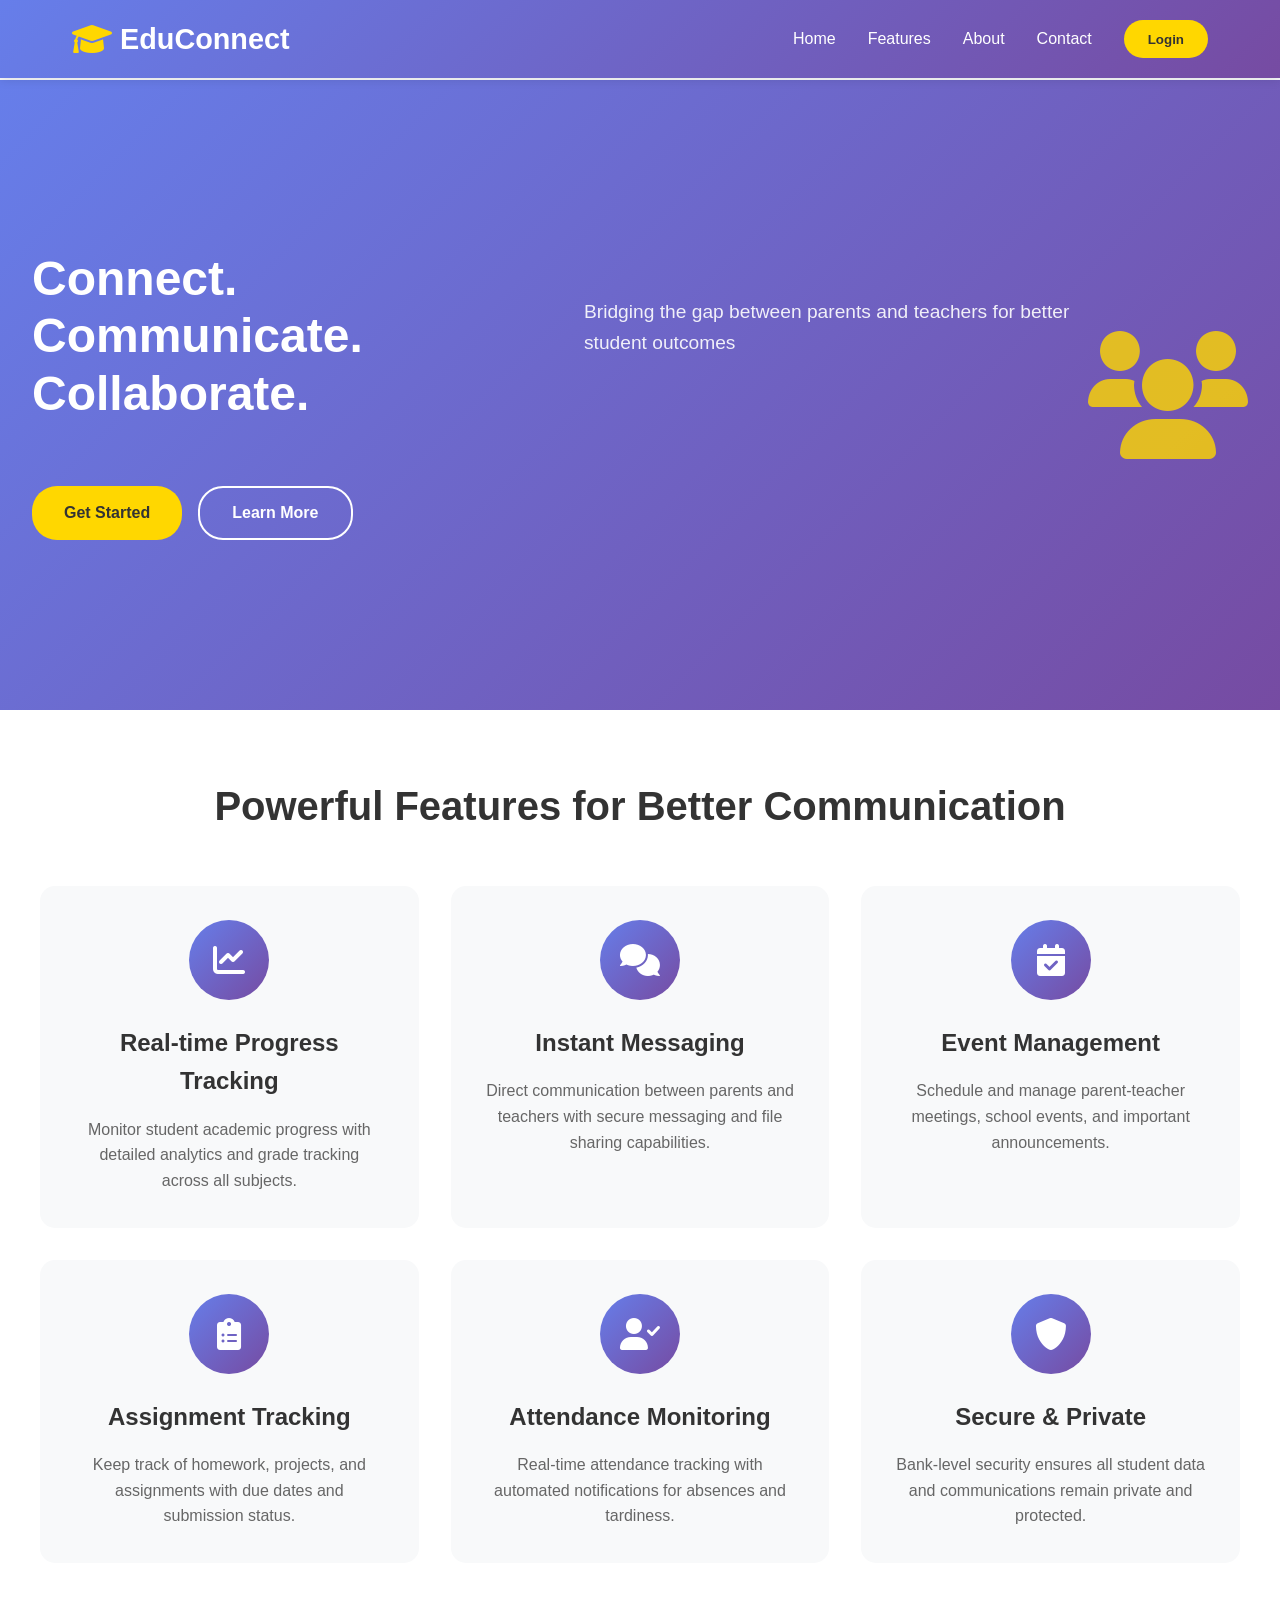
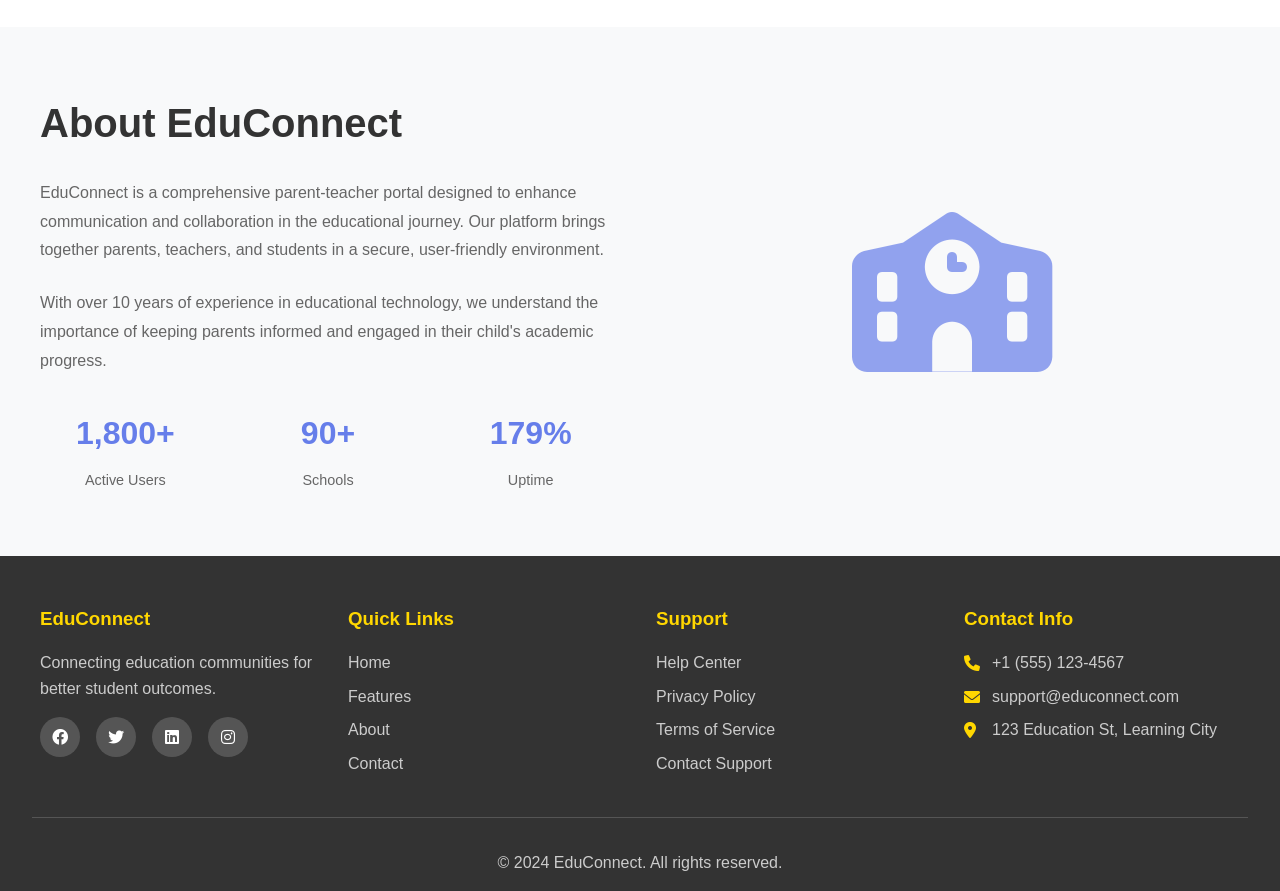
<file: index.html>
<!DOCTYPE html>
<html lang="en">
<head>
    <meta charset="UTF-8">
    <meta name="viewport" content="width=device-width, initial-scale=1.0">
    <title>Parent-Teacher Portal | EduConnect</title>
    <link rel="stylesheet" href="style.css">
    <link href="https://cdnjs.cloudflare.com/ajax/libs/font-awesome/6.0.0/css/all.min.css" rel="stylesheet">
</head>
<body>
    <!-- Login Modal -->
    <div id="loginModal" class="modal">
        <div class="modal-content">
            <span class="close">&times;</span>
            <div class="login-container">
                <h2>Login to EduConnect</h2>
                <div class="login-tabs">
                    <button class="tab-btn active" onclick="showTab('parent')">Parent Login</button>
                    <button class="tab-btn" onclick="showTab('teacher')">Teacher Login</button>
                </div>
                
                <form id="parentLogin" class="login-form active">
                    <div class="input-group">
                        <i class="fas fa-user"></i>
                        <input type="text" placeholder="Parent ID / Email" required>
                    </div>
                    <div class="input-group">
                        <i class="fas fa-lock"></i>
                        <input type="password" placeholder="Password" required>
                    </div>
                    <button type="submit" class="login-btn">Login as Parent</button>
                </form>
                
                <form id="teacherLogin" class="login-form">
                    <div class="input-group">
                        <i class="fas fa-chalkboard-teacher"></i>
                        <input type="text" placeholder="Teacher ID / Email" required>
                    </div>
                    <div class="input-group">
                        <i class="fas fa-lock"></i>
                        <input type="password" placeholder="Password" required>
                    </div>
                    <button type="submit" class="login-btn">Login as Teacher</button>
                </form>
                
                <div class="login-footer">
                    <a href="#" class="forgot-password">Forgot Password?</a>
                    <p>Need help? <a href="#contact">Contact Support</a></p>
                </div>
            </div>
        </div>
    </div>

    <!-- Header -->
    <header>
        <div class="header-content">
            <div class="logo-section">
                <i class="fas fa-graduation-cap logo-icon"></i>
                <h1 class="logo-text">EduConnect</h1>
            </div>
            <nav class="main-nav">
                <a href="#home">Home</a>
                <a href="#features">Features</a>
                <a href="#about">About</a>
                <a href="#contact">Contact</a>
                <button class="login-trigger">Login</button>
            </nav>
        </div>
    </header>

    <!-- Dashboard (Hidden by default) -->
    <div id="dashboard" class="dashboard hidden">
        <div class="dashboard-header">
            <h2 id="welcomeMessage">Welcome to Your Dashboard</h2>
            <button class="logout-btn" onclick="logout()">
                <i class="fas fa-sign-out-alt"></i> Logout
            </button>
        </div>
        
        <div class="dashboard-content">
            <!-- Parent Dashboard -->
            <div id="parentDashboard" class="dashboard-section">
                <div class="dashboard-grid">
                    <div class="dashboard-card">
                        <div class="card-header">
                            <i class="fas fa-chart-line"></i>
                            <h3>Academic Progress</h3>
                        </div>
                        <div class="card-content">
                            <div class="progress-item">
                                <span>Mathematics</span>
                                <div class="progress-bar">
                                    <div class="progress-fill" style="width: 85%"></div>
                                </div>
                                <span class="grade">A-</span>
                            </div>
                            <div class="progress-item">
                                <span>Science</span>
                                <div class="progress-bar">
                                    <div class="progress-fill" style="width: 92%"></div>
                                </div>
                                <span class="grade">A</span>
                            </div>
                            <div class="progress-item">
                                <span>English</span>
                                <div class="progress-bar">
                                    <div class="progress-fill" style="width: 78%"></div>
                                </div>
                                <span class="grade">B+</span>
                            </div>
                        </div>
                    </div>
                    
                    <div class="dashboard-card">
                        <div class="card-header">
                            <i class="fas fa-calendar-alt"></i>
                            <h3>Upcoming Events</h3>
                        </div>
                        <div class="card-content">
                            <div class="event-item">
                                <div class="event-date">Dec 15</div>
                                <div class="event-info">
                                    <h4>Parent-Teacher Conference</h4>
                                    <p>Mathematics Department</p>
                                </div>
                            </div>
                            <div class="event-item">
                                <div class="event-date">Dec 20</div>
                                <div class="event-info">
                                    <h4>Science Fair</h4>
                                    <p>School Auditorium</p>
                                </div>
                            </div>
                        </div>
                    </div>
                    
                    <div class="dashboard-card">
                        <div class="card-header">
                            <i class="fas fa-comments"></i>
                            <h3>Messages</h3>
                        </div>
                        <div class="card-content">
                            <div class="message-item">
                                <div class="message-sender">Ms. Johnson</div>
                                <div class="message-preview">Great progress in mathematics this week...</div>
                                <div class="message-time">2 hours ago</div>
                            </div>
                            <div class="message-item">
                                <div class="message-sender">Mr. Smith</div>
                                <div class="message-preview">Science project submission reminder...</div>
                                <div class="message-time">1 day ago</div>
                            </div>
                        </div>
                    </div>
                    
                    <div class="dashboard-card">
                        <div class="card-header">
                            <i class="fas fa-clipboard-check"></i>
                            <h3>Attendance</h3>
                        </div>
                        <div class="card-content">
                            <div class="attendance-stats">
                                <div class="stat-item">
                                    <span class="stat-number">96%</span>
                                    <span class="stat-label">This Month</span>
                                </div>
                                <div class="stat-item">
                                    <span class="stat-number">18/19</span>
                                    <span class="stat-label">Days Present</span>
                                </div>
                            </div>
                        </div>
                    </div>
                </div>
            </div>
            
            <!-- Teacher Dashboard -->
            <div id="teacherDashboard" class="dashboard-section">
                <div class="dashboard-grid">
                    <div class="dashboard-card">
                        <div class="card-header">
                            <i class="fas fa-users"></i>
                            <h3>My Classes</h3>
                        </div>
                        <div class="card-content">
                            <div class="class-item">
                                <span class="class-name">Mathematics Grade 10A</span>
                                <span class="student-count">28 students</span>
                            </div>
                            <div class="class-item">
                                <span class="class-name">Mathematics Grade 10B</span>
                                <span class="student-count">26 students</span>
                            </div>
                            <div class="class-item">
                                <span class="class-name">Advanced Algebra</span>
                                <span class="student-count">15 students</span>
                            </div>
                        </div>
                    </div>
                    
                    <div class="dashboard-card">
                        <div class="card-header">
                            <i class="fas fa-tasks"></i>
                            <h3>Assignments to Grade</h3>
                        </div>
                        <div class="card-content">
                            <div class="assignment-item">
                                <span class="assignment-name">Algebra Quiz #3</span>
                                <span class="pending-count">12 pending</span>
                            </div>
                            <div class="assignment-item">
                                <span class="assignment-name">Geometry Project</span>
                                <span class="pending-count">8 pending</span>
                            </div>
                        </div>
                    </div>
                    
                    <div class="dashboard-card">
                        <div class="card-header">
                            <i class="fas fa-bell"></i>
                            <h3>Notifications</h3>
                        </div>
                        <div class="card-content">
                            <div class="notification-item">
                                <span class="notification-text">Parent meeting scheduled for tomorrow</span>
                                <span class="notification-time">30 min ago</span>
                            </div>
                            <div class="notification-item">
                                <span class="notification-text">New assignment submission received</span>
                                <span class="notification-time">2 hours ago</span>
                            </div>
                        </div>
                    </div>
                    
                    <div class="dashboard-card">
                        <div class="card-header">
                            <i class="fas fa-chart-bar"></i>
                            <h3>Class Performance</h3>
                        </div>
                        <div class="card-content">
                            <div class="performance-stats">
                                <div class="stat-item">
                                    <span class="stat-number">87%</span>
                                    <span class="stat-label">Average Grade</span>
                                </div>
                                <div class="stat-item">
                                    <span class="stat-number">94%</span>
                                    <span class="stat-label">Attendance Rate</span>
                                </div>
                            </div>
                        </div>
                    </div>
                </div>
            </div>
        </div>
    </div>

    <!-- Main Content -->
    <main id="mainContent">
        <!-- Hero Section -->
        <section class="hero" id="home">
            <div class="hero-content">
                <h1>Connect. Communicate. Collaborate.</h1>
                <p>Bridging the gap between parents and teachers for better student outcomes</p>
                <div class="hero-buttons">
                    <button class="cta-button login-trigger">Get Started</button>
                    <button class="cta-button secondary" onclick="scrollToSection('features')">Learn More</button>
                </div>
            </div>
            <div class="hero-image">
                <i class="fas fa-users hero-icon"></i>
            </div>
        </section>

        <!-- Features Section -->
        <section class="features" id="features">
            <h2>Powerful Features for Better Communication</h2>
            <div class="features-grid">
                <div class="feature-card">
                    <div class="feature-icon">
                        <i class="fas fa-chart-line"></i>
                    </div>
                    <h3>Real-time Progress Tracking</h3>
                    <p>Monitor student academic progress with detailed analytics and grade tracking across all subjects.</p>
                </div>
                
                <div class="feature-card">
                    <div class="feature-icon">
                        <i class="fas fa-comments"></i>
                    </div>
                    <h3>Instant Messaging</h3>
                    <p>Direct communication between parents and teachers with secure messaging and file sharing capabilities.</p>
                </div>
                
                <div class="feature-card">
                    <div class="feature-icon">
                        <i class="fas fa-calendar-check"></i>
                    </div>
                    <h3>Event Management</h3>
                    <p>Schedule and manage parent-teacher meetings, school events, and important announcements.</p>
                </div>
                
                <div class="feature-card">
                    <div class="feature-icon">
                        <i class="fas fa-clipboard-list"></i>
                    </div>
                    <h3>Assignment Tracking</h3>
                    <p>Keep track of homework, projects, and assignments with due dates and submission status.</p>
                </div>
                
                <div class="feature-card">
                    <div class="feature-icon">
                        <i class="fas fa-user-check"></i>
                    </div>
                    <h3>Attendance Monitoring</h3>
                    <p>Real-time attendance tracking with automated notifications for absences and tardiness.</p>
                </div>
                
                <div class="feature-card">
                    <div class="feature-icon">
                        <i class="fas fa-shield-alt"></i>
                    </div>
                    <h3>Secure & Private</h3>
                    <p>Bank-level security ensures all student data and communications remain private and protected.</p>
                </div>
            </div>
        </section>

        <!-- About Section -->
        <section class="about" id="about">
            <div class="about-content">
                <div class="about-text">
                    <h2>About EduConnect</h2>
                    <p>EduConnect is a comprehensive parent-teacher portal designed to enhance communication and collaboration in the educational journey. Our platform brings together parents, teachers, and students in a secure, user-friendly environment.</p>
                    <p>With over 10 years of experience in educational technology, we understand the importance of keeping parents informed and engaged in their child's academic progress.</p>
                    <div class="stats">
                        <div class="stat">
                            <span class="stat-number">10,000+</span>
                            <span class="stat-label">Active Users</span>
                        </div>
                        <div class="stat">
                            <span class="stat-number">500+</span>
                            <span class="stat-label">Schools</span>
                        </div>
                        <div class="stat">
                            <span class="stat-number">99.9%</span>
                            <span class="stat-label">Uptime</span>
                        </div>
                    </div>
                </div>
                <div class="about-image">
                    <i class="fas fa-school about-icon"></i>
                </div>
            </div>
        </section>
    </main>

    <!-- Footer -->
    <footer id="contact">
        <div class="footer-content">
            <div class="footer-section">
                <h3>EduConnect</h3>
                <p>Connecting education communities for better student outcomes.</p>
                <div class="social-links">
                    <a href="#"><i class="fab fa-facebook"></i></a>
                    <a href="#"><i class="fab fa-twitter"></i></a>
                    <a href="#"><i class="fab fa-linkedin"></i></a>
                    <a href="#"><i class="fab fa-instagram"></i></a>
                </div>
            </div>
            
            <div class="footer-section">
                <h3>Quick Links</h3>
                <ul>
                    <li><a href="#home">Home</a></li>
                    <li><a href="#features">Features</a></li>
                    <li><a href="#about">About</a></li>
                    <li><a href="#contact">Contact</a></li>
                </ul>
            </div>
            
            <div class="footer-section">
                <h3>Support</h3>
                <ul>
                    <li><a href="#">Help Center</a></li>
                    <li><a href="#">Privacy Policy</a></li>
                    <li><a href="#">Terms of Service</a></li>
                    <li><a href="#">Contact Support</a></li>
                </ul>
            </div>
            
            <div class="footer-section">
                <h3>Contact Info</h3>
                <div class="contact-info">
                    <p><i class="fas fa-phone"></i> +1 (555) 123-4567</p>
                    <p><i class="fas fa-envelope"></i> support@educonnect.com</p>
                    <p><i class="fas fa-map-marker-alt"></i> 123 Education St, Learning City</p>
                </div>
            </div>
        </div>
        
        <div class="footer-bottom">
            <p>&copy; 2024 EduConnect. All rights reserved.</p>
        </div>
    </footer>

    <script src="script.js"></script>
</body>
</html>
</file>
<file: style.css>
/* Reset and Base Styles */
* {
    margin: 0;
    padding: 0;
    box-sizing: border-box;
}

body {
    font-family: 'Segoe UI', Tahoma, Geneva, Verdana, sans-serif;
    line-height: 1.6;
    color: #333;
    background-color: #f8f9fa;
}

/* Header Styles */
header {
    background: linear-gradient(135deg, #667eea 0%, #764ba2 100%);
    color: white;
    padding: 1rem 0;
    position: fixed;
    top: 0;
    left: 0;
    right: 0;
    z-index: 1000;
    box-shadow: 0 2px 10px rgba(0,0,0,0.1);
}

.header-content {
    max-width: 1200px;
    margin: 0 auto;
    display: flex;
    justify-content: space-between;
    align-items: center;
    padding: 0 2rem;
}

.logo-section {
    display: flex;
    align-items: center;
    gap: 0.5rem;
}

.logo-icon {
    font-size: 2rem;
    color: #ffd700;
}

.logo-text {
    font-size: 1.8rem;
    font-weight: 700;
    margin: 0;
}

.main-nav {
    display: flex;
    align-items: center;
    gap: 2rem;
}

.main-nav a {
    color: white;
    text-decoration: none;
    font-weight: 500;
    transition: color 0.3s ease;
}

.main-nav a:hover {
    color: #ffd700;
}

.login-trigger {
    background: #ffd700;
    color: #333;
    border: none;
    padding: 0.7rem 1.5rem;
    border-radius: 25px;
    font-weight: 600;
    cursor: pointer;
    transition: all 0.3s ease;
}

.login-trigger:hover {
    background: #ffed4a;
    transform: translateY(-2px);
}

/* Modal Styles */
.modal {
    display: none;
    position: fixed;
    z-index: 2000;
    left: 0;
    top: 0;
    width: 100%;
    height: 100%;
    background-color: rgba(0,0,0,0.5);
    backdrop-filter: blur(5px);
}

.modal-content {
    background-color: white;
    margin: 5% auto;
    padding: 0;
    border-radius: 15px;
    width: 90%;
    max-width: 450px;
    position: relative;
    animation: modalSlideIn 0.3s ease;
}

@keyframes modalSlideIn {
    from { opacity: 0; transform: translateY(-50px); }
    to { opacity: 1; transform: translateY(0); }
}

.close {
    position: absolute;
    right: 20px;
    top: 20px;
    font-size: 28px;
    font-weight: bold;
    cursor: pointer;
    color: #999;
    transition: color 0.3s ease;
}

.close:hover {
    color: #333;
}

.login-container {
    padding: 2rem;
}

.login-container h2 {
    text-align: center;
    margin-bottom: 1.5rem;
    color: #333;
}

.login-tabs {
    display: flex;
    margin-bottom: 2rem;
    border-radius: 8px;
    overflow: hidden;
    border: 1px solid #e0e0e0;
}

.tab-btn {
    flex: 1;
    padding: 0.75rem;
    border: none;
    background: #f8f9fa;
    color: #666;
    cursor: pointer;
    transition: all 0.3s ease;
}

.tab-btn.active {
    background: #667eea;
    color: white;
}

.login-form {
    display: none;
}

.login-form.active {
    display: block;
}

.input-group {
    position: relative;
    margin-bottom: 1.5rem;
}

.input-group i {
    position: absolute;
    left: 15px;
    top: 50%;
    transform: translateY(-50%);
    color: #666;
}

.input-group input {
    width: 100%;
    padding: 0.75rem 0.75rem 0.75rem 2.5rem;
    border: 2px solid #e0e0e0;
    border-radius: 8px;
    font-size: 1rem;
    transition: border-color 0.3s ease;
}

.input-group input:focus {
    outline: none;
    border-color: #667eea;
}

.login-btn {
    width: 100%;
    padding: 0.75rem;
    background: linear-gradient(135deg, #667eea 0%, #764ba2 100%);
    color: white;
    border: none;
    border-radius: 8px;
    font-size: 1rem;
    font-weight: 600;
    cursor: pointer;
    transition: transform 0.3s ease;
}

.login-btn:hover {
    transform: translateY(-2px);
}

.login-footer {
    text-align: center;
    margin-top: 1.5rem;
    padding-top: 1.5rem;
    border-top: 1px solid #e0e0e0;
}

.forgot-password {
    color: #667eea;
    text-decoration: none;
}

.forgot-password:hover {
    text-decoration: underline;
}

/* Dashboard Styles */
.dashboard {
    margin-top: 80px;
    padding: 2rem;
    min-height: calc(100vh - 80px);
}

.dashboard.hidden {
    display: none;
}

.dashboard-header {
    display: flex;
    justify-content: space-between;
    align-items: center;
    margin-bottom: 2rem;
    padding: 1.5rem;
    background: white;
    border-radius: 15px;
    box-shadow: 0 2px 10px rgba(0,0,0,0.1);
}

.dashboard-header h2 {
    color: #333;
    margin: 0;
}

.logout-btn {
    background: #dc3545;
    color: white;
    border: none;
    padding: 0.5rem 1rem;
    border-radius: 8px;
    cursor: pointer;
    display: flex;
    align-items: center;
    gap: 0.5rem;
    transition: background 0.3s ease;
}

.logout-btn:hover {
    background: #c82333;
}

.dashboard-grid {
    display: grid;
    grid-template-columns: repeat(auto-fit, minmax(300px, 1fr));
    gap: 1.5rem;
    max-width: 1200px;
    margin: 0 auto;
}

.dashboard-card {
    background: white;
    border-radius: 15px;
    padding: 1.5rem;
    box-shadow: 0 2px 10px rgba(0,0,0,0.1);
    transition: transform 0.3s ease;
}

.dashboard-card:hover {
    transform: translateY(-5px);
}

.card-header {
    display: flex;
    align-items: center;
    gap: 0.75rem;
    margin-bottom: 1rem;
    padding-bottom: 0.75rem;
    border-bottom: 2px solid #f8f9fa;
}

.card-header i {
    font-size: 1.5rem;
    color: #667eea;
}

.card-header h3 {
    margin: 0;
    color: #333;
}

/* Progress Bar Styles */
.progress-item {
    display: flex;
    align-items: center;
    gap: 1rem;
    margin-bottom: 1rem;
}

.progress-item span:first-child {
    min-width: 80px;
    font-weight: 500;
}

.progress-bar {
    flex: 1;
    height: 8px;
    background: #e0e0e0;
    border-radius: 4px;
    overflow: hidden;
}

.progress-fill {
    height: 100%;
    background: linear-gradient(90deg, #667eea, #764ba2);
    border-radius: 4px;
    transition: width 0.3s ease;
}

.grade {
    font-weight: 600;
    color: #28a745;
    min-width: 30px;
}

/* Event and Message Styles */
.event-item, .message-item, .notification-item {
    display: flex;
    gap: 1rem;
    padding: 0.75rem;
    border-radius: 8px;
    margin-bottom: 0.75rem;
    background: #f8f9fa;
    transition: background 0.3s ease;
}

.event-item:hover, .message-item:hover, .notification-item:hover {
    background: #e9ecef;
}

.event-date {
    background: #667eea;
    color: white;
    padding: 0.5rem;
    border-radius: 8px;
    text-align: center;
    font-weight: 600;
    min-width: 60px;
}

.event-info h4, .message-sender, .notification-text {
    margin: 0;
    color: #333;
    font-weight: 600;
}

.event-info p, .message-preview {
    margin: 0.25rem 0 0 0;
    color: #666;
    font-size: 0.9rem;
}

.message-time, .notification-time {
    margin-left: auto;
    color: #999;
    font-size: 0.8rem;
}

/* Stats Styles */
.attendance-stats, .performance-stats {
    display: flex;
    justify-content: space-around;
    text-align: center;
}

.stat-item {
    display: flex;
    flex-direction: column;
    gap: 0.25rem;
}

.stat-number {
    font-size: 1.5rem;
    font-weight: 700;
    color: #667eea;
}

.stat-label {
    font-size: 0.9rem;
    color: #666;
}

/* Class and Assignment Styles */
.class-item, .assignment-item {
    display: flex;
    justify-content: space-between;
    align-items: center;
    padding: 0.75rem;
    background: #f8f9fa;
    border-radius: 8px;
    margin-bottom: 0.75rem;
}

.class-name, .assignment-name {
    font-weight: 500;
    color: #333;
}

.student-count, .pending-count {
    background: #667eea;
    color: white;
    padding: 0.25rem 0.75rem;
    border-radius: 15px;
    font-size: 0.8rem;
    font-weight: 600;
}

/* Main Content Styles */
#mainContent {
    margin-top: 80px;
}

/* Hero Section */
.hero {
    background: linear-gradient(135deg, #667eea 0%, #764ba2 100%);
    color: white;
    padding: 4rem 2rem;
    display: flex;
    align-items: center;
    min-height: 70vh;
}

.hero-content {
    max-width: 1200px;
    margin: 0 auto;
    display: grid;
    grid-template-columns: 1fr 1fr;
    gap: 3rem;
    align-items: center;
}

.hero-content h1 {
    font-size: 3rem;
    margin-bottom: 1rem;
    line-height: 1.2;
}

.hero-content p {
    font-size: 1.2rem;
    margin-bottom: 2rem;
    opacity: 0.9;
}

.hero-buttons {
    display: flex;
    gap: 1rem;
}

.cta-button {
    padding: 1rem 2rem;
    border: none;
    border-radius: 25px;
    font-size: 1rem;
    font-weight: 600;
    cursor: pointer;
    transition: all 0.3s ease;
}

.cta-button:not(.secondary) {
    background: #ffd700;
    color: #333;
}

.cta-button.secondary {
    background: transparent;
    color: white;
    border: 2px solid white;
}

.cta-button:hover {
    transform: translateY(-3px);
}

.hero-image {
    text-align: center;
}

.hero-icon {
    font-size: 8rem;
    opacity: 0.8;
    color: #ffd700;
}

/* Features Section */
.features {
    padding: 4rem 2rem;
    background: white;
}

.features h2 {
    text-align: center;
    font-size: 2.5rem;
    margin-bottom: 3rem;
    color: #333;
}

.features-grid {
    max-width: 1200px;
    margin: 0 auto;
    display: grid;
    grid-template-columns: repeat(auto-fit, minmax(300px, 1fr));
    gap: 2rem;
}

.feature-card {
    background: #f8f9fa;
    padding: 2rem;
    border-radius: 15px;
    text-align: center;
    transition: all 0.3s ease;
    border: 2px solid transparent;
}

.feature-card:hover {
    transform: translateY(-10px);
    border-color: #667eea;
    background: white;
    box-shadow: 0 10px 30px rgba(0,0,0,0.1);
}

.feature-icon {
    background: linear-gradient(135deg, #667eea 0%, #764ba2 100%);
    width: 80px;
    height: 80px;
    border-radius: 50%;
    display: flex;
    align-items: center;
    justify-content: center;
    margin: 0 auto 1.5rem;
}

.feature-icon i {
    font-size: 2rem;
    color: white;
}

.feature-card h3 {
    font-size: 1.5rem;
    margin-bottom: 1rem;
    color: #333;
}

.feature-card p {
    color: #666;
    line-height: 1.6;
}

/* About Section */
.about {
    padding: 4rem 2rem;
    background: #f8f9fa;
}

.about-content {
    max-width: 1200px;
    margin: 0 auto;
    display: grid;
    grid-template-columns: 1fr 1fr;
    gap: 3rem;
    align-items: center;
}

.about-text h2 {
    font-size: 2.5rem;
    margin-bottom: 1.5rem;
    color: #333;
}

.about-text p {
    margin-bottom: 1.5rem;
    color: #666;
    line-height: 1.8;
}

.stats {
    display: grid;
    grid-template-columns: repeat(3, 1fr);
    gap: 2rem;
    margin-top: 2rem;
}

.stat {
    text-align: center;
}

.stat-number {
    display: block;
    font-size: 2rem;
    font-weight: 700;
    color: #667eea;
    margin-bottom: 0.5rem;
}

.stat-label {
    color: #666;
    font-weight: 500;
}

.about-image {
    text-align: center;
}

.about-icon {
    font-size: 10rem;
    color: #667eea;
    opacity: 0.7;
}

/* Footer */
footer {
    background: #333;
    color: white;
    padding: 3rem 2rem 1rem;
}

.footer-content {
    max-width: 1200px;
    margin: 0 auto;
    display: grid;
    grid-template-columns: repeat(auto-fit, minmax(250px, 1fr));
    gap: 2rem;
}

.footer-section h3 {
    margin-bottom: 1rem;
    color: #ffd700;
}

.footer-section p {
    margin-bottom: 1rem;
    color: #ccc;
}

.footer-section ul {
    list-style: none;
}

.footer-section ul li {
    margin-bottom: 0.5rem;
}

.footer-section ul li a {
    color: #ccc;
    text-decoration: none;
    transition: color 0.3s ease;
}

.footer-section ul li a:hover {
    color: #ffd700;
}

.social-links {
    display: flex;
    gap: 1rem;
    margin-top: 1rem;
}

.social-links a {
    display: flex;
    align-items: center;
    justify-content: center;
    width: 40px;
    height: 40px;
    background: #555;
    border-radius: 50%;
    color: white;
    text-decoration: none;
    transition: all 0.3s ease;
}

.social-links a:hover {
    background: #ffd700;
    color: #333;
    transform: translateY(-3px);
}

.contact-info p {
    display: flex;
    align-items: center;
    gap: 0.5rem;
    margin-bottom: 0.5rem;
}

.contact-info i {
    color: #ffd700;
    width: 20px;
}

.footer-bottom {
    text-align: center;
    padding-top: 2rem;
    margin-top: 2rem;
    border-top: 1px solid #555;
    color: #ccc;
}

/* Responsive Design */
@media (max-width: 768px) {
    .header-content {
        flex-direction: column;
        gap: 1rem;
        padding: 1rem;
    }
    
    .main-nav {
        flex-wrap: wrap;
        justify-content: center;
    }
    
    .hero-content {
        grid-template-columns: 1fr;
        text-align: center;
    }
    
    .hero-content h1 {
        font-size: 2rem;
    }
    
    .about-content {
        grid-template-columns: 1fr;
        text-align: center;
    }
    
    .dashboard-grid {
        grid-template-columns: 1fr;
    }
    
    .stats {
        grid-template-columns: 1fr;
    }
    
    .hero-buttons {
        flex-direction: column;
        align-items: center;
    }
    
    .cta-button {
        width: 200px;
    }
}

@media (max-width: 480px) {
    .modal-content {
        margin: 10% auto;
        width: 95%;
    }
    
    .login-container {
        padding: 1.5rem;
    }
    
    .dashboard {
        padding: 1rem;
    }
    
    .hero {
        padding: 2rem 1rem;
    }
    
    .features, .about {
        padding: 2rem 1rem;
    }
}

/* Utility Classes */
.hidden {
    display: none !important;
}

.text-center {
    text-align: center;
}

.mb-2 {
    margin-bottom: 1rem;
}

.mt-2 {
    margin-top: 1rem;
}

/* Smooth Scrolling */
html {
    scroll-behavior: smooth;
}
</file>
